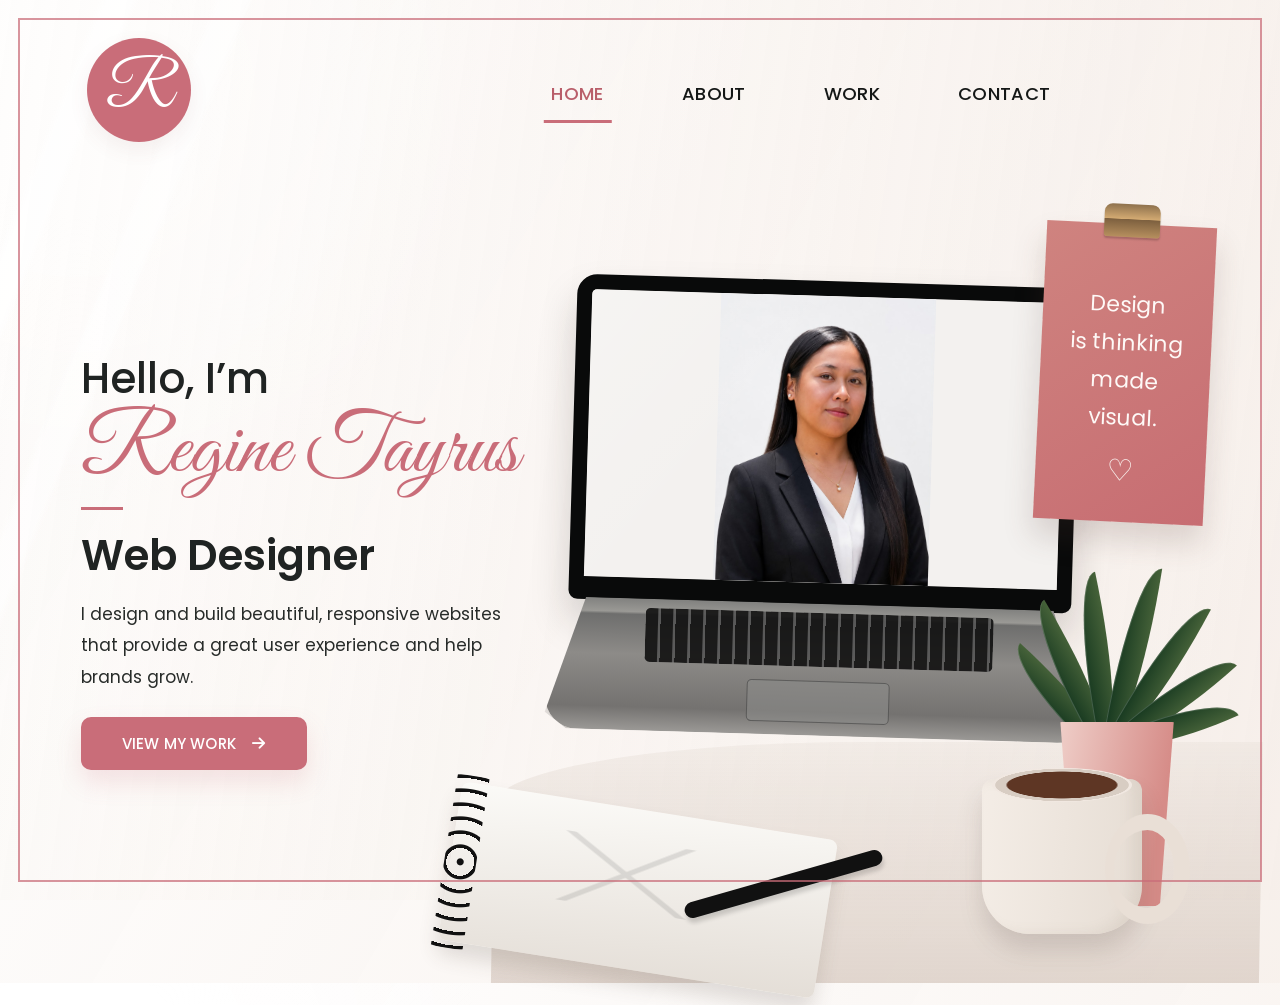
<file: index.html>
<!DOCTYPE html>
<html lang="en">
<head>
  <meta charset="UTF-8">
  <meta name="viewport" content="width=device-width, initial-scale=1.0">
  <title>Regine Tayrus | Home</title>
  <link rel="stylesheet" href="style.css">
  <link rel="stylesheet" href="https://cdnjs.cloudflare.com/ajax/libs/font-awesome/6.6.0/css/all.min.css">
</head>
<body class="home-page">
  <div class="page-border" aria-hidden="true"></div>

  <header class="site-header">
    <a class="brand" href="index.html" aria-label="Regine Tayrus home">R</a>
    <nav class="site-nav" aria-label="Main navigation">
      <ul>
        <li><a class="active" href="index.html">HOME</a></li>
        <li><a href="about.html">ABOUT</a></li>
        <li><a href="work.html">WORK</a></li>
        <li><a href="contact.html">CONTACT</a></li>
      </ul>
    </nav>
  </header>

  <main class="page-main">
    <section class="copy-panel">
      <h2 class="home-hello">Hello, I’m</h2>
      <h1 class="home-name">Regine Tayrus</h1>
      <div class="name-line"></div>
      <h3 class="home-role">Web Designer</h3>
      <p class="body-copy">
        I design and build beautiful, responsive websites that provide a great user experience and help brands grow.
      </p>
      <a class="btn-primary" href="work.html">VIEW MY WORK <i class="fa-solid fa-arrow-right"></i></a>
    </section>

    <section class="scene" aria-label="Workspace illustration">
      <div class="desk-surface"></div>
      <div class="laptop">
        <div class="laptop-screen">
         <img src="image/ia.jpg" alt="Regine Tayrus">
        </div>
        <div class="laptop-base"></div>
      </div>
      <div class="note-card">Design<br>is thinking<br>made<br>visual.</div>
      <div class="plant" aria-hidden="true">
        <span class="leaf l1"></span><span class="leaf l2"></span><span class="leaf l3"></span>
        <span class="leaf l4"></span><span class="leaf l5"></span><span class="leaf l6"></span><span class="leaf l7"></span>
        <div class="pot"></div>
      </div>
      <div class="cup" aria-hidden="true"></div>
      <div class="notebook" aria-hidden="true"></div>
      <div class="pen" aria-hidden="true"></div>
    </section>
  </main>
</body>
</html>
</file>
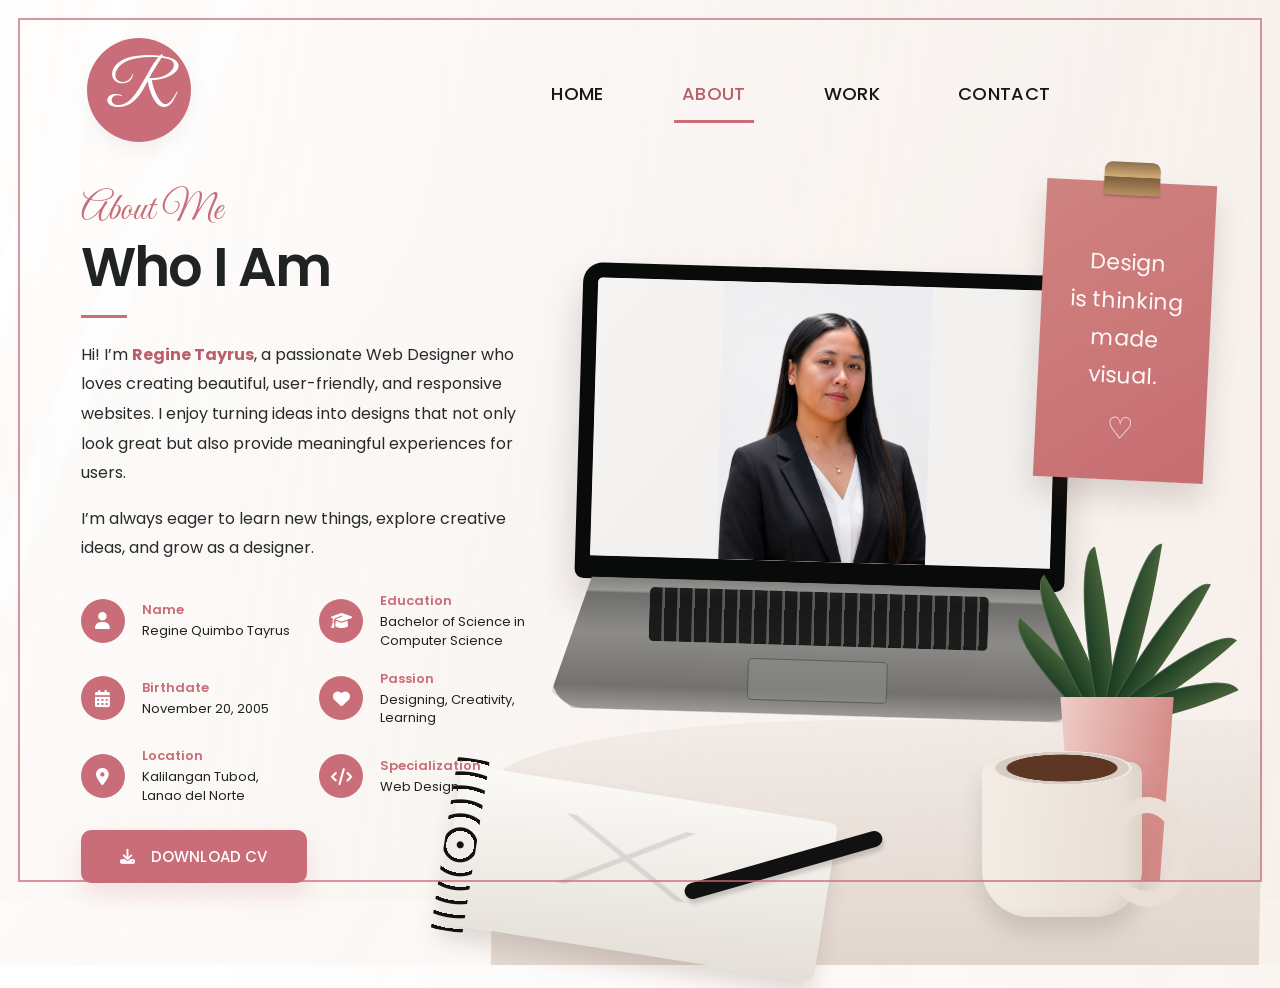
<file: about.html>
<!DOCTYPE html>
<html lang="en">
<head>
  <meta charset="UTF-8">
  <meta name="viewport" content="width=device-width, initial-scale=1.0">
  <title>Regine Tayrus | About</title>
  <link rel="stylesheet" href="style.css">
  <link rel="stylesheet" href="https://cdnjs.cloudflare.com/ajax/libs/font-awesome/6.6.0/css/all.min.css">
</head>
<body class="about-page">
  <div class="page-border" aria-hidden="true"></div>

  <header class="site-header">
    <a class="brand" href="index.html" aria-label="Regine Tayrus home">R</a>
    <nav class="site-nav" aria-label="Main navigation">
      <ul>
        <li><a href="index.html">HOME</a></li>
        <li><a class="active" href="about.html">ABOUT</a></li>
        <li><a href="work.html">WORK</a></li>
        <li><a href="contact.html">CONTACT</a></li>
      </ul>
    </nav>
  </header>

  <main class="page-main">
    <section class="copy-panel">
      <span class="eyebrow">About Me</span>
      <h1 class="section-title">Who I Am</h1>
      <div class="accent-line"></div>

      <p class="body-copy">
        Hi! I’m <strong style="color:var(--rose-dark)">Regine Tayrus</strong>, a passionate Web Designer who loves creating beautiful, user-friendly, and responsive websites. I enjoy turning ideas into designs that not only look great but also provide meaningful experiences for users.
      </p>
      <p class="body-copy">
        I’m always eager to learn new things, explore creative ideas, and grow as a designer.
      </p>

      <div class="info-grid">
        <div class="info-item">
          <div class="info-icon"><i class="fa-solid fa-user"></i></div>
          <div><h4>Name</h4><p>Regine Quimbo Tayrus</p></div>
        </div>
        <div class="info-item">
          <div class="info-icon"><i class="fa-solid fa-graduation-cap"></i></div>
          <div><h4>Education</h4><p>Bachelor of Science in Computer Science</p></div>
        </div>
        <div class="info-item">
          <div class="info-icon"><i class="fa-solid fa-calendar-days"></i></div>
          <div><h4>Birthdate</h4><p>November 20, 2005</p></div>
        </div>
        <div class="info-item">
          <div class="info-icon"><i class="fa-solid fa-heart"></i></div>
          <div><h4>Passion</h4><p>Designing, Creativity, Learning</p></div>
        </div>
        <div class="info-item">
          <div class="info-icon"><i class="fa-solid fa-location-dot"></i></div>
          <div><h4>Location</h4><p>Kalilangan Tubod, Lanao del Norte</p></div>
        </div>
        <div class="info-item">
          <div class="info-icon"><i class="fa-solid fa-code"></i></div>
          <div><h4>Specialization</h4><p>Web Design</p></div>
        </div>
      </div>

      <a class="btn-primary" href="files/regine-tayrus-cv.pdf" download><i class="fa-solid fa-download"></i> DOWNLOAD CV</a>
    </section>

    <section class="scene" aria-label="Workspace illustration">
      <div class="desk-surface"></div>
      <div class="laptop">
        <div class="laptop-screen">
          <img src="image/ia.jpg" alt="Regine Tayrus">
        </div>
        <div class="laptop-base"></div>
      </div>
      <div class="note-card">Design<br>is thinking<br>made<br>visual.</div>
      <div class="plant" aria-hidden="true">
        <span class="leaf l1"></span><span class="leaf l2"></span><span class="leaf l3"></span>
        <span class="leaf l4"></span><span class="leaf l5"></span><span class="leaf l6"></span><span class="leaf l7"></span>
        <div class="pot"></div>
      </div>
      <div class="cup" aria-hidden="true"></div>
      <div class="notebook" aria-hidden="true"></div>
      <div class="pen" aria-hidden="true"></div>
    </section>
  </main>
</body>
</html>
</file>
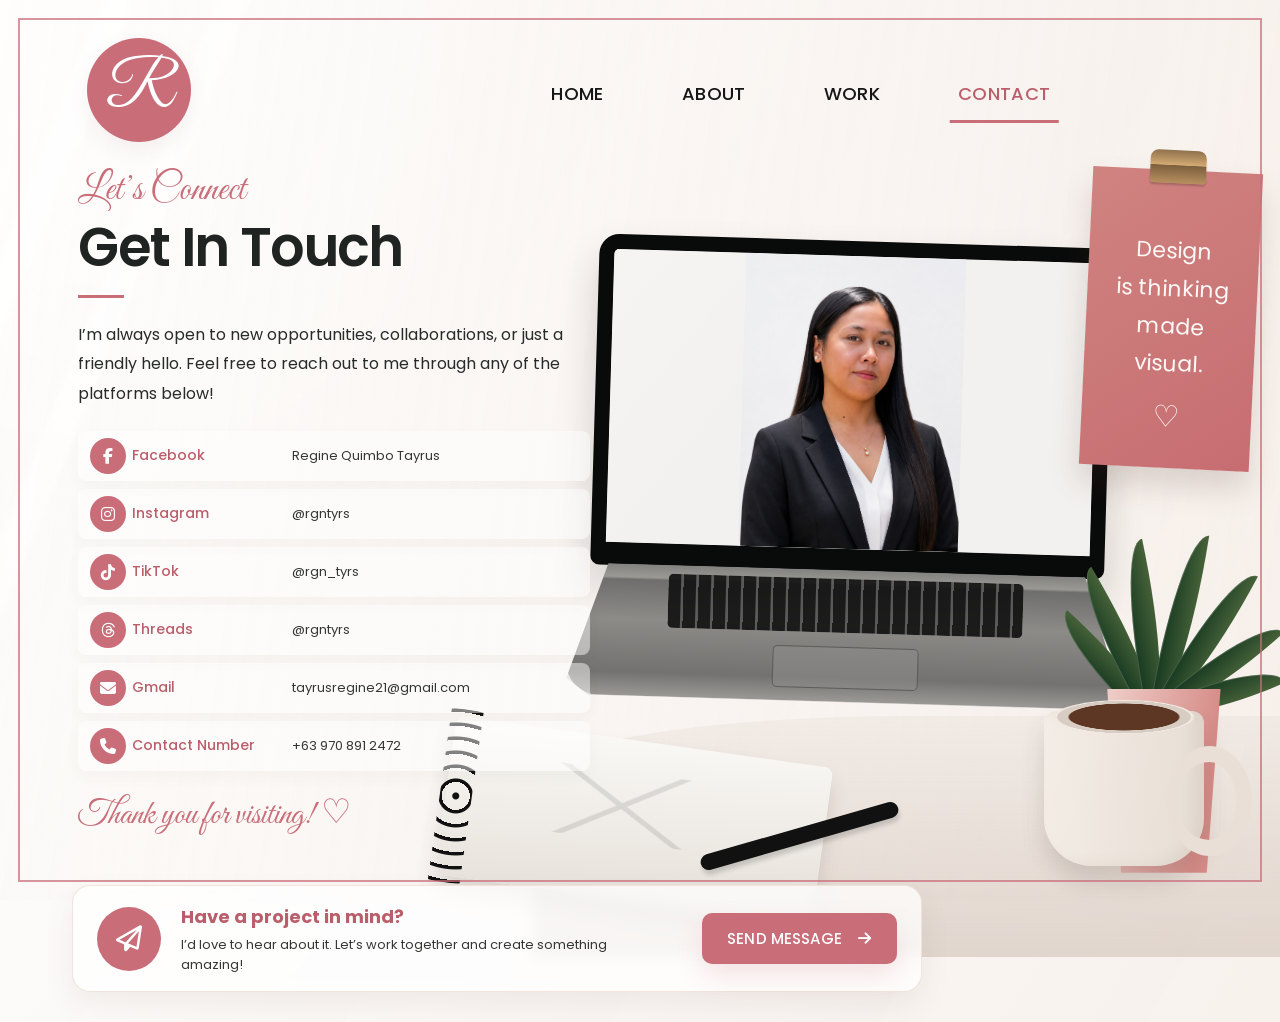
<file: contact.html>
<!DOCTYPE html>
<html lang="en">
<head>
  <meta charset="UTF-8">
  <meta name="viewport" content="width=device-width, initial-scale=1.0">
  <title>Regine Tayrus | Contact</title>
  <link rel="stylesheet" href="style.css">
  <link rel="stylesheet" href="https://cdnjs.cloudflare.com/ajax/libs/font-awesome/6.6.0/css/all.min.css">
</head>
<body class="contact-page">
  <div class="page-border" aria-hidden="true"></div>

  <header class="site-header">
    <a class="brand" href="index.html" aria-label="Regine Tayrus home">R</a>
    <nav class="site-nav" aria-label="Main navigation">
      <ul>
        <li><a href="index.html">HOME</a></li>
        <li><a href="about.html">ABOUT</a></li>
        <li><a href="work.html">WORK</a></li>
        <li><a class="active" href="contact.html">CONTACT</a></li>
      </ul>
    </nav>
  </header>

  <main class="page-main">
    <section class="copy-panel">
      <span class="eyebrow">Let’s Connect</span>
      <h1 class="section-title">Get In Touch</h1>
      <div class="accent-line"></div>
      <p class="body-copy">
        I’m always open to new opportunities, collaborations, or just a friendly hello. Feel free to reach out to me through any of the platforms below!
      </p>

      <div class="social-list">
        <a class="social-row" href="https://www.facebook.com/regine.quimbo.tayrus" target="_blank" rel="noopener noreferrer">
          <span class="social-icon"><i class="fa-brands fa-facebook-f"></i></span><span class="social-label">Facebook</span><span class="social-value">Regine Quimbo Tayrus</span>
        </a>
        <a class="social-row" href="https://www.instagram.com/rgntyrs?igsh=MTk3dmVrNTB4ZjZncw==" target="_blank" rel="noopener noreferrer">
          <span class="social-icon"><i class="fa-brands fa-instagram"></i></span><span class="social-label">Instagram</span><span class="social-value">@rgntyrs</span>
        </a>
        <a class="social-row" href="https://www.tiktok.com/@rgn_tyrs?lang=en" target="_blank" rel="noopener noreferrer">
          <span class="social-icon"><i class="fa-brands fa-tiktok"></i></span><span class="social-label">TikTok</span><span class="social-value">@rgn_tyrs</span>
        </a>
        <a class="social-row" href="https://www.threads.com/@rgntyrs" target="_blank" rel="noopener noreferrer">
          <span class="social-icon"><i class="fa-brands fa-threads"></i></span><span class="social-label">Threads</span><span class="social-value">@rgntyrs</span>
        </a>
        <a class="social-row" href="mailto:tayrusregine21@gmail.com">
          <span class="social-icon"><i class="fa-solid fa-envelope"></i></span><span class="social-label">Gmail</span><span class="social-value">tayrusregine21@gmail.com</span>
        </a>
        <a class="social-row" href="tel:+639708912472">
          <span class="social-icon"><i class="fa-solid fa-phone"></i></span><span class="social-label">Contact Number</span><span class="social-value">+63 970 891 2472</span>
        </a>
      </div>
      <h2 class="thanks">Thank you for visiting! ♡</h2>
    </section>

    <section class="scene" aria-label="Workspace illustration">
      <div class="desk-surface"></div>
      <div class="laptop">
        <div class="laptop-screen"><img src="image/ia.jpg" alt="Regine Tayrus"></div>
        <div class="laptop-base"></div>
      </div>
      <div class="note-card">Design<br>is thinking<br>made<br>visual.</div>
      <div class="plant" aria-hidden="true">
        <span class="leaf l1"></span><span class="leaf l2"></span><span class="leaf l3"></span>
        <span class="leaf l4"></span><span class="leaf l5"></span><span class="leaf l6"></span><span class="leaf l7"></span>
        <div class="pot"></div>
      </div>
      <div class="cup" aria-hidden="true"></div>
      <div class="notebook" aria-hidden="true"></div>
      <div class="pen" aria-hidden="true"></div>
    </section>

    <aside class="message-strip">
      <div class="message-copy">
        <div class="message-icon"><i class="fa-regular fa-paper-plane"></i></div>
        <div><h3>Have a project in mind?</h3><p>I’d love to hear about it. Let’s work together and create something amazing!</p></div>
      </div>
      <a class="btn-primary" href="mailto:tayrusregine21@gmail.com">SEND MESSAGE <i class="fa-solid fa-arrow-right"></i></a>
    </aside>
  </main>
</body>
</html>
</file>
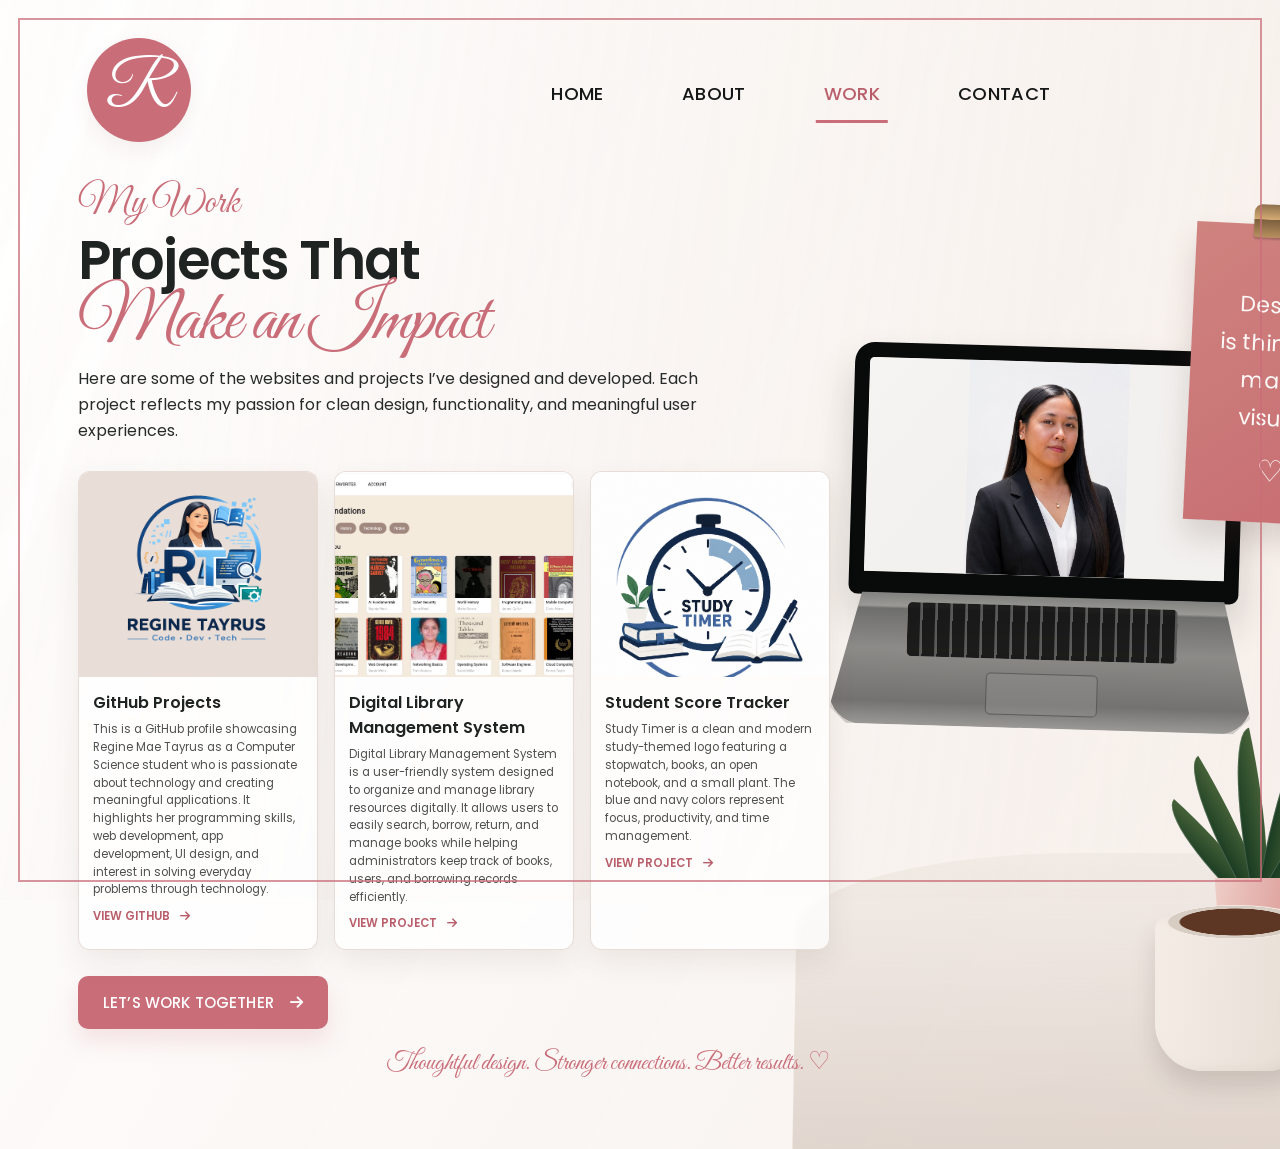
<file: work.html>
<!DOCTYPE html>
<html lang="en">
<head>
  <meta charset="UTF-8">
  <meta name="viewport" content="width=device-width, initial-scale=1.0">
  <title>Regine Tayrus | Work</title>
  <link rel="stylesheet" href="style.css">
  <link rel="stylesheet" href="https://cdnjs.cloudflare.com/ajax/libs/font-awesome/6.6.0/css/all.min.css">
</head>
<body class="work-page">
  <div class="page-border" aria-hidden="true"></div>

  <header class="site-header">
    <a class="brand" href="index.html" aria-label="Regine Tayrus home">R</a>
    <nav class="site-nav" aria-label="Main navigation">
      <ul>
        <li><a href="index.html">HOME</a></li>
        <li><a href="about.html">ABOUT</a></li>
        <li><a class="active" href="work.html">WORK</a></li>
        <li><a href="contact.html">CONTACT</a></li>
      </ul>
    </nav>
  </header>

  <main class="page-main">
    <section class="copy-panel">
      <span class="eyebrow">My Work</span>
      <h1 class="section-title">Projects That <span class="script-title">Make an Impact</span></h1>
      <p class="body-copy">
        Here are some of the websites and projects I’ve designed and developed. Each project reflects my passion for clean design, functionality, and meaningful user experiences.
      </p>

      <div class="project-grid">
        <article class="project-card">
           <div class="project-media">
            <img src="image/logo.png" alt="Digital Library Management System preview">
          </div>
          
          <div class="project-body">
            <h3>GitHub Projects</h3>
            <p>This is a GitHub profile showcasing Regine Mae Tayrus as a Computer Science student who is passionate about technology and creating meaningful applications. It highlights her programming skills, web development, app development, UI design, and interest in solving everyday problems through technology.</p>
            <a class="project-link" href="https://github.com/RegineTayrus" target="_blank" rel="noopener noreferrer">VIEW GITHUB <i class="fa-solid fa-arrow-right"></i></a>
          </div>
        </article>

        <article class="project-card">
          <div class="project-media">
            <img src="image/Screenshot (430).png" alt="Digital Library Management System preview">
          </div>
          <div class="project-body">
            <h3>Digital Library Management System</h3>
            <p>Digital Library Management System is a user-friendly system designed to organize and manage library resources digitally. It allows users to easily search, borrow, return, and manage books while helping administrators keep track of books, users, and borrowing records efficiently.</p>
            <a class="project-link" href="https://github.com/RegineTayrus/librarybook" target="_blank" rel="noopener noreferrer">VIEW PROJECT <i class="fa-solid fa-arrow-right"></i></a>
          </div>
        </article>

        <article class="project-card">
          <div class="project-media">
            <img src="image/st.png" alt="Study_timer">
          </div>
          <div class="project-body">
            <h3>Student Score Tracker</h3>
            <p>Study Timer is a clean and modern study-themed logo featuring a stopwatch, books, an open notebook, and a small plant. The blue and navy colors represent focus, productivity, and time management.</p>
            <a class="project-link" href="https://github.com/RegineTayrus/study_timer" target="_blank" rel="noopener noreferrer">VIEW PROJECT <i class="fa-solid fa-arrow-right"></i></a>
          </div>
        </article>
      </div>

      <a class="btn-primary" href="contact.html">LET’S WORK TOGETHER <i class="fa-solid fa-arrow-right"></i></a>
      <div class="work-tagline">Thoughtful design. Stronger connections. Better results. ♡</div>
    </section>

    <section class="scene" aria-label="Workspace illustration">
      <div class="desk-surface"></div>
      <div class="laptop">
        <div class="laptop-screen"><img src="image/ia.jpg" alt="Regine Tayrus"></div>
        <div class="laptop-base"></div>
      </div>
      <div class="note-card">Design<br>is thinking<br>made<br>visual.</div>
      <div class="plant" aria-hidden="true">
        <span class="leaf l1"></span><span class="leaf l2"></span><span class="leaf l3"></span>
        <span class="leaf l4"></span><span class="leaf l5"></span><span class="leaf l6"></span><span class="leaf l7"></span>
        <div class="pot"></div>
      </div>
      <div class="cup" aria-hidden="true"></div>
    </section>
  </main>
</body>
</html>
</file>
<file: style.css>
@import url('https://fonts.googleapis.com/css2?family=Great+Vibes&family=Poppins:wght@300;400;500;600;700&display=swap');

:root{
  --rose:#c96d79;
  --rose-dark:#b95e6a;
  --rose-soft:#d98b91;
  --cream:#f8f4f0;
  --paper:#fffdfb;
  --ink:#1f2322;
  --muted:#555a58;
  --line:rgba(201,109,121,.72);
  --shadow:0 20px 45px rgba(88,64,54,.15);
}

*{
  margin:0;
  padding:0;
  box-sizing:border-box;
}

html{scroll-behavior:smooth;}

body{
  min-height:100vh;
  color:var(--ink);
  background:
    radial-gradient(circle at 6% 10%, rgba(255,255,255,.95) 0 8%, transparent 27%),
    linear-gradient(120deg, rgba(255,255,255,.95), rgba(247,240,235,.92));
  font-family:'Poppins',sans-serif;
  overflow-x:hidden;
}

body::before{
  content:"";
  position:fixed;
  inset:0;
  pointer-events:none;
  z-index:-2;
  background:
    linear-gradient(112deg, transparent 0 6%, rgba(255,255,255,.68) 6.5% 8%, transparent 8.5% 13%, rgba(255,255,255,.5) 13.5% 15%, transparent 15.5% 24%),
    linear-gradient(98deg, rgba(252,249,246,.3), rgba(245,237,232,.54));
}

.page-border{
  position:fixed;
  inset:18px;
  border:2px solid var(--line);
  pointer-events:none;
  z-index:9999;
}

a{color:inherit;}

/* ---------------- HEADER ---------------- */
.site-header{
  width:100%;
  height:165px;
  padding:38px 6.8% 20px;
  display:flex;
  align-items:flex-start;
  justify-content:space-between;
  position:relative;
  z-index:30;
}

.brand{
  width:104px;
  height:104px;
  border-radius:50%;
  display:grid;
  place-items:center;
  background:var(--rose);
  color:#fff;
  font-family:'Great Vibes',cursive;
  font-size:65px;
  font-weight:400;
  line-height:1;
  text-decoration:none;
  box-shadow:0 8px 20px rgba(129,78,75,.08);
}

.site-nav ul{
  list-style:none;
  display:flex;
  align-items:center;
  gap:62px;
  margin-top:42px;
  margin-right:10.5vw;
}

.site-nav a{
  position:relative;
  display:block;
  padding:0 8px 16px;
  text-decoration:none;
  color:#141716;
  font-size:18px;
  font-weight:500;
  letter-spacing:.02em;
}

.site-nav a::after{
  content:"";
  position:absolute;
  left:50%;
  bottom:0;
  width:0;
  height:3px;
  transform:translateX(-50%);
  background:var(--rose);
  transition:.25s ease;
}

.site-nav a:hover,
.site-nav a.active{color:var(--rose-dark);}

.site-nav a:hover::after,
.site-nav a.active::after{width:100%;}

/* ---------------- SHARED LAYOUT ---------------- */
.page-main{
  position:relative;
  min-height:calc(100vh - 165px);
  padding:38px 5.5% 70px;
  display:grid;
  grid-template-columns:minmax(460px, .92fr) minmax(620px, 1.32fr);
  gap:34px;
  align-items:center;
}

.copy-panel{
  position:relative;
  z-index:12;
  max-width:610px;
  padding-left:2.2%;
}

.eyebrow,
.script-title{
  color:var(--rose);
  font-family:'Great Vibes',cursive;
  font-weight:400;
}

.eyebrow{
  display:block;
  font-size:38px;
  margin-bottom:5px;
}

.section-title{
  font-size:54px;
  line-height:1.07;
  font-weight:600;
  letter-spacing:-.03em;
  margin-bottom:18px;
}

.accent-line{
  width:46px;
  height:3px;
  background:var(--rose);
  margin:6px 0 22px;
}

.body-copy{
  max-width:550px;
  color:#272b29;
  font-size:16px;
  line-height:1.85;
}

.btn-primary{
  margin-top:24px;
  min-width:226px;
  padding:15px 25px;
  border:none;
  border-radius:10px;
  background:var(--rose);
  color:#fff;
  display:inline-flex;
  align-items:center;
  justify-content:center;
  gap:16px;
  text-decoration:none;
  font-size:15px;
  font-weight:500;
  letter-spacing:.01em;
  box-shadow:0 12px 25px rgba(201,109,121,.17);
  transition:.25s ease;
}

.btn-primary:hover{
  transform:translateY(-2px);
  background:var(--rose-dark);
}

/* ---------------- DESK / LAPTOP SCENE ---------------- */
.scene{
  position:relative;
  min-height:710px;
  align-self:stretch;
}

.desk-surface{
  position:absolute;
  left:-11%;
  right:-8%;
  bottom:-70px;
  height:34%;
  border-radius:48% 0 0 0 / 26% 0 0 0;
  background:linear-gradient(180deg, rgba(233,225,218,.42), rgba(212,198,188,.66));
  transform:skewX(-1deg);
  z-index:1;
}

.laptop{
  position:absolute;
  left:5%;
  top:15%;
  width:74%;
  z-index:8;
  transform:rotate(1.7deg);
}

.laptop-screen{
  position:relative;
  width:100%;
  aspect-ratio:1.55 / 1;
  border:15px solid #090a0a;
  border-bottom-width:23px;
  border-radius:20px 20px 9px 9px;
  overflow:hidden;
  background:#f2f0ed;
  box-shadow:0 22px 38px rgba(31,27,24,.18);
}

.laptop-screen::after{
  content:"";
  position:absolute;
  inset:0;
  background:linear-gradient(128deg, rgba(255,255,255,.23), transparent 38%);
  pointer-events:none;
}

.laptop-screen img{
  width:100%;
  height:100%;
  object-fit:contain;
  object-position:center bottom;
  display:block;
  background:#f3f1ef;
}

.laptop-base{
  width:108%;
  height:132px;
  margin-left:-4%;
  margin-top:-2px;
  border-radius:4px 4px 32px 32px;
  background:
    linear-gradient(180deg,#81817f 0,#9a9995 10%,#6e6e6d 12%,#8d8b88 42%,#747270 82%,#9b9996 100%);
  clip-path:polygon(7% 0,93% 0,100% 88%,96% 100%,4% 100%,0 88%);
  box-shadow:0 22px 24px rgba(52,45,40,.24);
  position:relative;
}

.laptop-base::before{
  content:"";
  position:absolute;
  left:18%;
  right:18%;
  top:9px;
  height:54px;
  border-radius:5px;
  opacity:.9;
  background:
    repeating-linear-gradient(90deg,#161616 0 12px,#777 13px 15px),
    repeating-linear-gradient(180deg,transparent 0 14px,#222 15px 17px);
  filter:brightness(.72);
}

.laptop-base::after{
  content:"";
  position:absolute;
  width:26%;
  height:40px;
  left:37%;
  bottom:13px;
  border:1px solid rgba(50,50,50,.5);
  border-radius:5px;
  background:rgba(140,140,138,.55);
}

.note-card{
  position:absolute;
  right:0;
  top:8%;
  width:170px;
  min-height:275px;
  padding:62px 23px 24px;
  background:linear-gradient(145deg,#cf837f,#c76d72);
  color:#fef9f7;
  text-align:center;
  font-size:22px;
  line-height:1.72;
  z-index:15;
  transform:rotate(2.8deg);
  box-shadow:0 18px 30px rgba(87,59,54,.18);
}

.note-card::before{
  content:"";
  position:absolute;
  top:-20px;
  left:50%;
  width:56px;
  height:33px;
  transform:translateX(-50%);
  border-radius:8px 8px 3px 3px;
  background:linear-gradient(180deg,#8e714d,#d3aa72 45%,#7d603f 47%,#b68f5e 100%);
  box-shadow:0 2px 2px rgba(0,0,0,.2);
}

.note-card::after{
  content:"♡";
  display:block;
  margin-top:9px;
  font-size:30px;
  color:#f9f0ed;
}

.plant{
  position:absolute;
  right:-1%;
  bottom:2%;
  width:210px;
  height:360px;
  z-index:13;
}

.pot{
  position:absolute;
  left:48px;
  bottom:0;
  width:126px;
  height:184px;
  background:linear-gradient(100deg,#f0d1cb,#d68c88 78%);
  clip-path:polygon(5% 0,95% 0,84% 100%,16% 100%);
  border-radius:8px 8px 22px 22px;
  box-shadow:0 15px 24px rgba(88,58,51,.16);
}

.leaf{
  position:absolute;
  left:95px;
  bottom:154px;
  width:32px;
  height:150px;
  border-radius:100% 0 100% 0;
  background:linear-gradient(90deg,#173920,#466239);
  transform-origin:bottom center;
  box-shadow:inset 1px 0 rgba(255,255,255,.18);
}
.leaf.l1{transform:rotate(-48deg); height:145px;}
.leaf.l2{transform:rotate(-31deg); height:168px;}
.leaf.l3{transform:rotate(-12deg); height:181px;}
.leaf.l4{transform:rotate(9deg); height:188px;}
.leaf.l5{transform:rotate(28deg); height:170px;}
.leaf.l6{transform:rotate(48deg); height:147px;}
.leaf.l7{transform:rotate(66deg); height:126px;}

.cup{
  position:absolute;
  right:10.5%;
  bottom:-3%;
  width:160px;
  height:155px;
  z-index:17;
  border-radius:12px 12px 48px 48px;
  background:linear-gradient(95deg,#f4ede6,#e6ddd4);
  box-shadow:0 16px 23px rgba(71,57,48,.16), inset -10px 0 13px rgba(150,130,118,.12);
}

.cup::before{
  content:"";
  position:absolute;
  left:10px;
  top:-11px;
  width:140px;
  height:34px;
  border-radius:50%;
  background:radial-gradient(ellipse at center,#5e3624 0 55%,#d8cdc3 57% 67%,#f1e8e1 68%);
}

.cup::after{
  content:"";
  position:absolute;
  right:-48px;
  top:35px;
  width:60px;
  height:78px;
  border:16px solid #e9dfd6;
  border-left:9px solid #e9dfd6;
  border-radius:50%;
  background:transparent;
}

.notebook{
  position:absolute;
  left:-18%;
  bottom:-8%;
  width:380px;
  height:160px;
  z-index:10;
  background:linear-gradient(175deg,#fbfaf7,#e4ded7);
  border-radius:8px;
  transform:rotate(9deg);
  box-shadow:0 14px 20px rgba(72,60,52,.16);
}

.notebook::before{
  content:"";
  position:absolute;
  left:-6px;
  top:-7px;
  bottom:-7px;
  width:32px;
  background:repeating-radial-gradient(circle at center,#111 0 3px,transparent 4px 14px);
}

.notebook::after{
  content:"";
  position:absolute;
  left:76px;
  top:32px;
  width:220px;
  height:70px;
  opacity:.18;
  background:
    linear-gradient(150deg,transparent 45%,#6e6e6e 46% 48%,transparent 49%),
    linear-gradient(30deg,transparent 45%,#6e6e6e 46% 48%,transparent 49%);
}

.pen{
  position:absolute;
  left:18%;
  bottom:3%;
  width:205px;
  height:16px;
  border-radius:12px;
  background:#111;
  transform:rotate(-16deg);
  z-index:19;
  box-shadow:0 5px 4px rgba(0,0,0,.16);
}

/* ---------------- HOME ---------------- */
.home-page .copy-panel{padding-top:10px;}
.home-hello{
  font-size:42px;
  line-height:1.1;
  font-weight:500;
}
.home-name{
  margin:6px 0 5px;
  color:var(--rose);
  font-family:'Great Vibes',cursive;
  font-size:85px;
  font-weight:400;
  line-height:1.05;
}
.name-line{
  width:42px;
  height:3px;
  background:var(--rose);
  margin:10px 0 22px;
}
.home-role{
  font-size:42px;
  font-weight:600;
  line-height:1.15;
  margin-bottom:18px;
}
.home-page .body-copy{font-size:17px; max-width:515px;}
.home-page .laptop{top:11%; left:1%; width:78%;}
.home-page .note-card{top:3%;}
.home-page .plant{bottom:1%;}

/* ---------------- ABOUT ---------------- */
.about-page .page-main{align-items:center; padding-top:10px;}
.about-page .scene{min-height:720px;}
.about-page .laptop{top:13%; left:2%; width:76%;}
.about-page .note-card{top:1%;}
.about-page .body-copy + .body-copy{margin-top:16px;}

.info-grid{
  display:grid;
  grid-template-columns:repeat(2,minmax(0,1fr));
  gap:18px 28px;
  margin-top:28px;
}

.info-item{
  display:grid;
  grid-template-columns:48px 1fr;
  align-items:center;
  gap:13px;
  min-height:56px;
}

.info-icon{
  width:44px;
  height:44px;
  display:grid;
  place-items:center;
  border-radius:50%;
  color:#fff;
  background:var(--rose);
  font-size:17px;
}

.info-item h4{
  color:var(--rose);
  font-size:13px;
  font-weight:600;
  margin-bottom:2px;
}
.info-item p{
  color:#1f2322;
  font-size:13px;
  line-height:1.45;
}

/* ---------------- WORK ---------------- */
.work-page .page-main{
  grid-template-columns:minmax(760px,1.25fr) minmax(500px,.9fr);
  gap:20px;
  align-items:start;
  padding-top:15px;
}

.work-page .copy-panel{max-width:830px; padding-left:1%;}
.work-page .section-title{font-size:54px; margin-bottom:10px;}
.work-page .section-title .script-title{
  display:block;
  margin-top:-2px;
  font-size:73px;
  line-height:.94;
}
.work-page .body-copy{max-width:650px; line-height:1.6;}
.work-page .scene{min-height:700px; margin-top:28px;}
.work-page .laptop{left:0; top:16%; width:78%;}
.work-page .note-card{top:2%; right:-2%;}
.work-page .cup{right:7%; bottom:1%;}
.work-page .plant{right:-4%;}
.work-page .notebook{display:none;}

.project-grid{
  display:grid;
  grid-template-columns:repeat(3,minmax(0,1fr));
  gap:16px;
  margin-top:28px;
}

.project-card{
  min-width:0;
  overflow:hidden;
  background:rgba(255,255,255,.76);
  border:1px solid rgba(205,181,172,.45);
  border-radius:12px;
  box-shadow:0 12px 28px rgba(94,70,60,.09);
  backdrop-filter:blur(3px);
}

.project-media{
  height:205px;
  background:#e8ded7;
  overflow:hidden;
  display:grid;
  place-items:center;
}

.project-media img{
  width:100%;
  height:100%;
  object-fit:cover;
  display:block;
}

.github-cover{
  background:linear-gradient(145deg,#f2e8e3,#d4beb4);
  color:#2a2523;
  font-size:66px;
}

.project-body{padding:13px 14px 15px;}
.project-body h3{font-size:16px; font-weight:600; margin-bottom:6px;}
.project-body p{font-size:11.5px; line-height:1.55; color:#4f514f; min-height:54px;}
.project-link{
  display:inline-flex;
  align-items:center;
  gap:10px;
  margin-top:9px;
  color:var(--rose-dark);
  font-size:11.5px;
  font-weight:600;
  text-decoration:none;
}
.work-page .btn-primary{margin-top:26px;}
.work-tagline{
  margin-top:17px;
  text-align:right;
  color:var(--rose);
  font-family:'Great Vibes',cursive;
  font-size:25px;
}

/* ---------------- CONTACT ---------------- */
.contact-page .page-main{
  grid-template-columns:minmax(520px,.82fr) minmax(650px,1.25fr);
  gap:16px;
  align-items:start;
  padding-top:2px;
  padding-bottom:135px;
}
.contact-page .copy-panel{max-width:560px; padding-left:1.5%;}
.contact-page .scene{min-height:710px; margin-top:10px;}
.contact-page .laptop{top:9%; left:-2%; width:79%;}
.contact-page .note-card{top:-1%;}
.contact-page .notebook{left:-25%; bottom:-2%; transform:rotate(8deg);}
.contact-page .pen{left:14%; bottom:6%;}
.contact-page .cup{right:8%; bottom:3%;}

.social-list{
  display:flex;
  flex-direction:column;
  gap:8px;
  margin-top:22px;
}
.social-row{
  min-height:50px;
  display:grid;
  grid-template-columns:42px 160px 1fr;
  align-items:center;
  padding:6px 12px;
  text-decoration:none;
  background:rgba(255,255,255,.47);
  border-radius:8px;
  box-shadow:0 6px 14px rgba(89,64,58,.04);
  transition:.2s ease;
}
.social-row:hover{transform:translateX(4px); background:rgba(255,255,255,.72);}
.social-icon{
  width:36px;
  height:36px;
  border-radius:50%;
  display:grid;
  place-items:center;
  color:#fff;
  background:var(--rose);
  font-size:16px;
}
.social-label{color:var(--rose-dark); font-weight:500; font-size:14px;}
.social-value{font-size:13px; color:#333735; overflow-wrap:anywhere;}
.thanks{
  margin-top:20px;
  color:var(--rose);
  font-family:'Great Vibes',cursive;
  font-size:34px;
  font-weight:400;
}

.message-strip{
  position:absolute;
  left:5.6%;
  right:28%;
  bottom:30px;
  z-index:40;
  min-height:105px;
  padding:17px 24px;
  display:flex;
  align-items:center;
  justify-content:space-between;
  gap:30px;
  background:rgba(255,255,255,.75);
  border:1px solid rgba(235,219,210,.75);
  border-radius:18px;
  box-shadow:0 13px 30px rgba(91,67,58,.08);
  backdrop-filter:blur(7px);
}
.message-copy{display:flex; align-items:center; gap:20px;}
.message-icon{
  width:64px;
  height:64px;
  border-radius:50%;
  display:grid;
  place-items:center;
  flex:0 0 auto;
  background:var(--rose);
  color:#fff;
  font-size:26px;
}
.message-copy h3{font-size:18px; color:var(--rose-dark); margin-bottom:5px;}
.message-copy p{font-size:13px; line-height:1.5; color:#343735;}
.message-strip .btn-primary{margin-top:0; min-width:195px; padding:14px 21px;}

/* ---------------- RESPONSIVE ---------------- */
@media (max-width:1250px){
  .site-nav ul{margin-right:2vw; gap:35px;}
  .page-main,
  .work-page .page-main,
  .contact-page .page-main{
    grid-template-columns:1fr 1fr;
  }
  .scene{transform:scale(.9); transform-origin:center center; margin-left:-5%; margin-right:-5%;}
  .project-grid{grid-template-columns:repeat(2,1fr);}
  .project-card:first-child{grid-column:1 / -1;}
}

@media (max-width:980px){
  .page-border{inset:9px;}
  .site-header{
    height:auto;
    padding:28px 6% 15px;
    align-items:center;
  }
  .brand{width:78px; height:78px; font-size:50px;}
  .site-nav ul{margin:0; gap:18px;}
  .site-nav a{font-size:14px; padding:8px 3px 12px;}
  .page-main,
  .work-page .page-main,
  .contact-page .page-main{
    min-height:auto;
    grid-template-columns:1fr;
    padding:36px 7% 60px;
  }
  .copy-panel,
  .work-page .copy-panel,
  .contact-page .copy-panel{max-width:none; padding-left:0;}
  .scene{
    min-height:620px !important;
    transform:none;
    margin:0;
    overflow:hidden;
  }
  .laptop{left:6% !important; width:74% !important;}
  .note-card{right:2% !important;}
  .plant{right:0 !important; transform:scale(.85); transform-origin:bottom right;}
  .cup{right:12% !important; transform:scale(.88); transform-origin:bottom right;}
  .notebook{left:0 !important; transform:scale(.85) rotate(8deg); transform-origin:bottom left;}
  .project-grid{grid-template-columns:repeat(3,1fr);}
  .project-card:first-child{grid-column:auto;}
  .message-strip{
    position:relative;
    left:auto; right:auto; bottom:auto;
    margin:10px 7% 55px;
  }
  .contact-page .page-main{padding-bottom:25px;}
}

@media (max-width:720px){
  .site-header{flex-direction:column; gap:18px;}
  .site-nav{width:100%; overflow-x:auto;}
  .site-nav ul{justify-content:center; min-width:420px;}
  .page-main,
  .work-page .page-main,
  .contact-page .page-main{padding:22px 8% 45px;}
  .home-hello{font-size:32px;}
  .home-name{font-size:64px;}
  .home-role{font-size:34px;}
  .section-title,
  .work-page .section-title{font-size:44px;}
  .work-page .section-title .script-title{font-size:58px;}
  .info-grid{grid-template-columns:1fr;}
  .project-grid{grid-template-columns:1fr;}
  .project-card:first-child{grid-column:auto;}
  .project-media{height:220px;}
  .social-row{grid-template-columns:40px 112px 1fr; padding:6px 6px;}
  .social-label{font-size:12px;}
  .social-value{font-size:11px;}
  .message-strip{margin:8px 8% 42px; flex-direction:column; align-items:stretch;}
  .message-strip .btn-primary{width:100%;}
  .scene{min-height:510px !important; margin-top:8px;}
  .laptop{top:19% !important; left:0 !important; width:79% !important;}
  .note-card{width:125px; min-height:210px; padding:45px 15px 16px; font-size:16px;}
  .plant{transform:scale(.62);}
  .cup{transform:scale(.62); right:2% !important;}
  .notebook{transform:scale(.62) rotate(8deg); left:-18% !important;}
  .pen{transform:scale(.7) rotate(-16deg); left:10% !important;}
}
</file>
